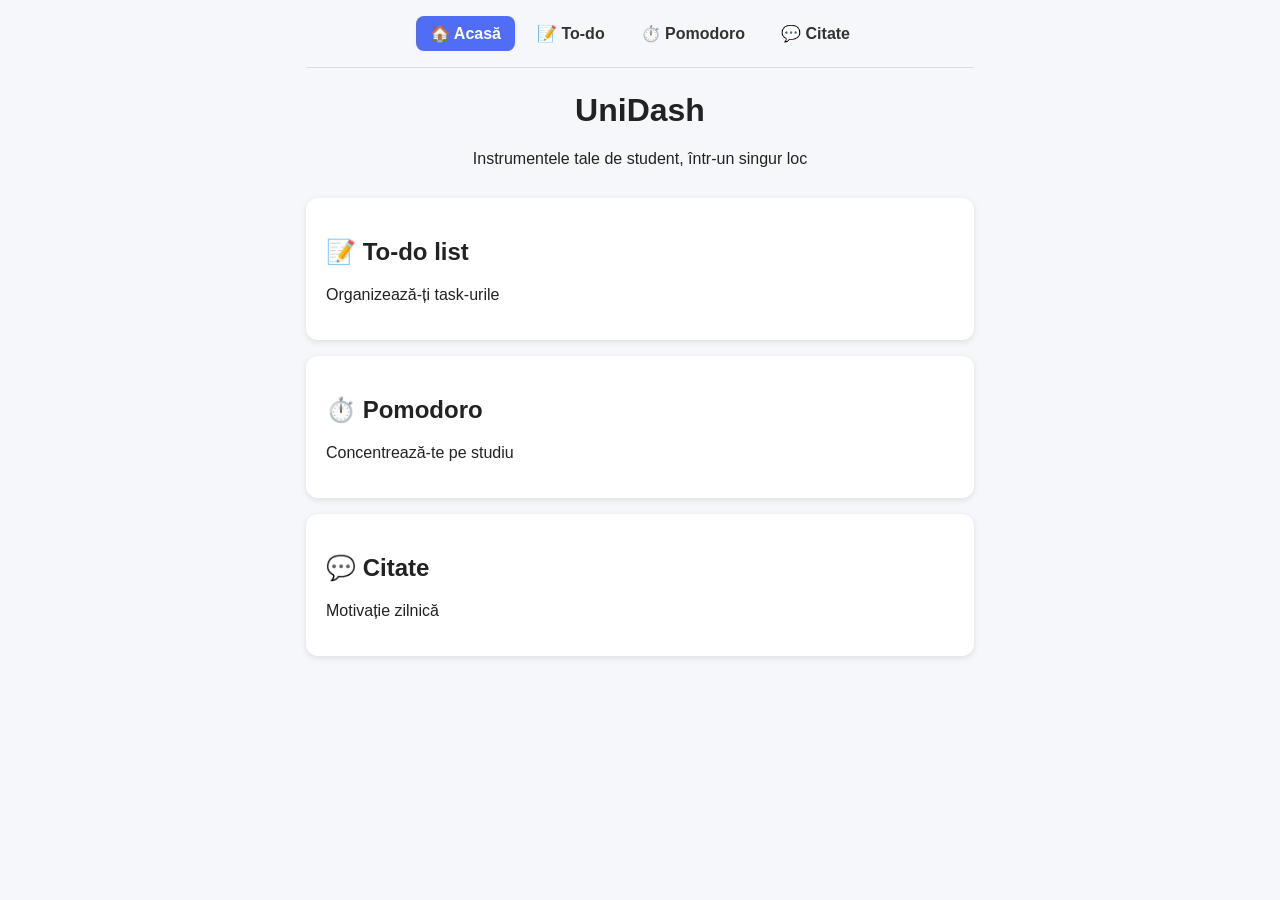
<file: index.html>
<!DOCTYPE html>
<html lang="ro">
<head>
  <meta charset="UTF-8">
  <meta name="viewport" content="width=device-width, initial-scale=1">
  <title>UniDash</title>
  <link rel="stylesheet" href="css/style.css">
</head>
<body>
  <nav class="navbar">
    <a class="active" href="index.html">🏠 Acasă</a>
    <a href="todo/todo.html">📝 To-do</a>
    <a href="pomodoro/pomodoro.html">⏱️ Pomodoro</a>
    <a href="quotes/quotes.html">💬 Citate</a>
  </nav>

  <header>
    <h1>UniDash</h1>
    <p>Instrumentele tale de student, într-un singur loc</p>
  </header>

  <section class="cards">
    <a class="card" href="todo/todo.html">
      <h2>📝 To-do list</h2>
      <p>Organizează-ți task-urile</p>
    </a>
    <a class="card" href="pomodoro/pomodoro.html">
      <h2>⏱️ Pomodoro</h2>
      <p>Concentrează-te pe studiu</p>
    </a>
    <a class="card" href="quotes/quotes.html">
      <h2>💬 Citate</h2>
      <p>Motivație zilnică</p>
    </a>
  </section>
</body>
</html>
</file>
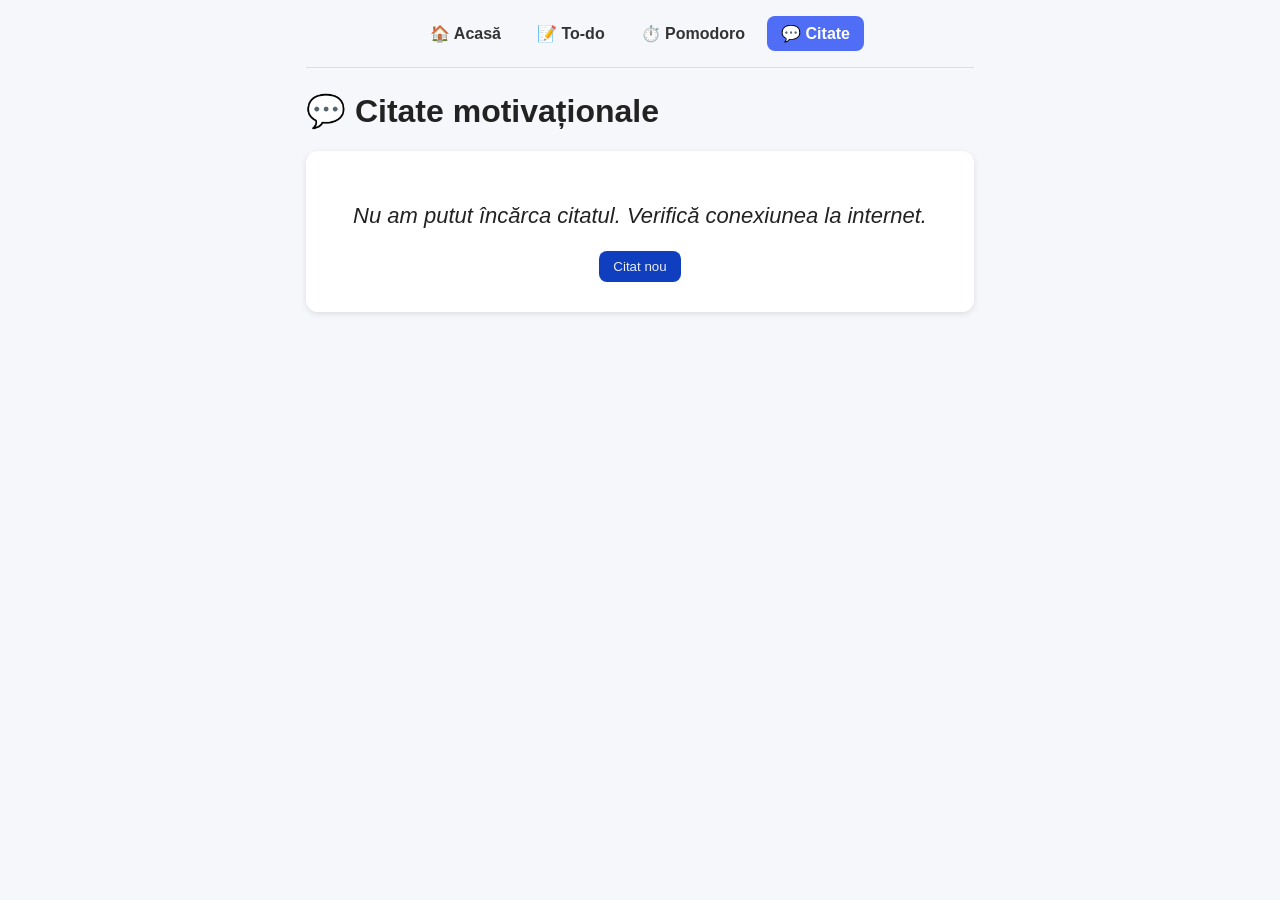
<file: quotes/quotes.html>
<!DOCTYPE html>
<html lang="ro">
<head>
  <meta charset="UTF-8">
  <meta name="viewport" content="width=device-width, initial-scale=1">
  <title>Citate</title>
  <link rel="stylesheet" href="../css/style.css">
  <link rel="stylesheet" href="quotes.css">
</head>
<body>
  <nav class="navbar">
    <a href="../index.html">🏠 Acasă</a>
    <a href="../todo/todo.html">📝 To-do</a>
    <a href="../pomodoro/pomodoro.html">⏱️ Pomodoro</a>
    <a class="active" href="../quotes/quotes.html">💬 Citate</a>
  </nav>

  <h1>💬 Citate motivaționale</h1>

  <div class="quote-box">
    <p id="quoteText">Se încarcă...</p>
    <p id="quoteAuthor"></p>
    <button id="newQuoteBtn">Citat nou</button>
  </div>

  <script src="quotes.js"></script>
</body>
</html>
</file>
<file: css/style.css>
* { box-sizing: border-box; }

body {
  font-family: Arial, sans-serif;
  max-width: 700px;
  margin: 0 auto;
  padding: 0 16px 40px;
  background: #f5f7fb;
  color: #222;
}


.navbar {
  display: flex;
  justify-content: center;
  flex-wrap: wrap;
  gap: 8px;
  padding: 16px 0;
  margin-bottom: 24px;
  border-bottom: 1px solid #ddd;
}
.navbar a {
  padding: 8px 14px;
  border-radius: 8px;
  text-decoration: none;
  color: #333;
  font-weight: bold;
}
.navbar a:hover { background: #e4e9fb; }
.navbar a.active { background: #4f6df5; color: white; }


header { text-align: center; margin-bottom: 30px; }
.cards { display: grid; gap: 16px; }
.card {
  display: block;
  padding: 20px;
  background: white;
  border-radius: 12px;
  text-decoration: none;
  color: inherit;
  box-shadow: 0 2px 6px rgba(0,0,0,0.1);
}
.card:hover { transform: translateY(-2px); }


button {
  padding: 8px 14px;
  border: none;
  border-radius: 8px;
  background: #0f3ebe;
  color: rgb(236, 239, 240);
  cursor: pointer;
}
input[type="text"] {
  padding: 8px;
  border: 1px solid #f8f7f8;
  border-radius: 8px;
}
</file>
<file: quotes/quotes.css>
.quote-box {
  background: white;
  border-radius: 12px;
  padding: 30px;
  text-align: center;
  box-shadow: 0 2px 6px rgba(0,0,0,0.1);
}
#quoteText { font-size: 22px; font-style: italic; }
#quoteAuthor { color: gray; margin-bottom: 20px; }
</file>
